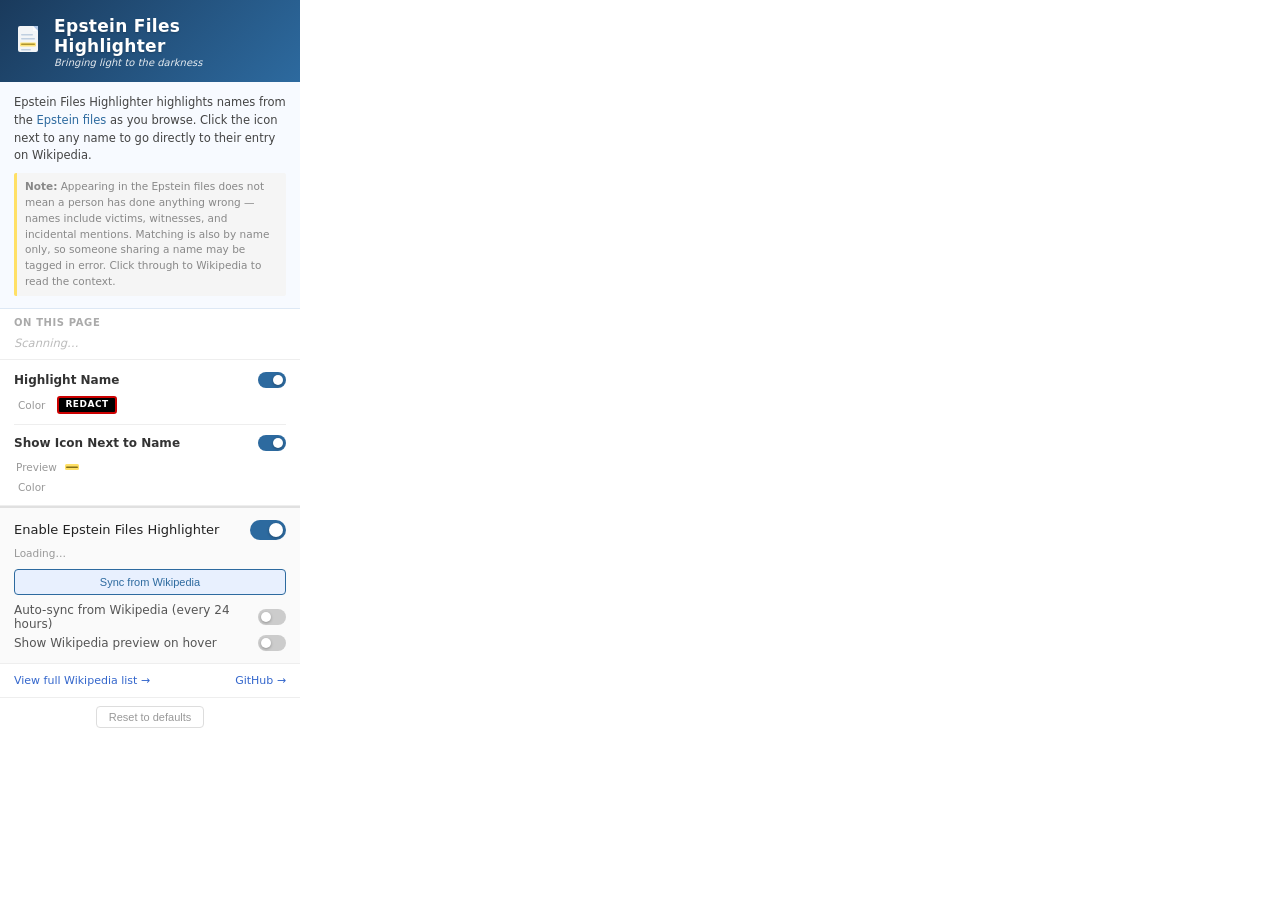
<file: popup/popup.html>
<!DOCTYPE html>
<html lang="en">
<head>
  <meta charset="UTF-8">
  <style>
    * { box-sizing: border-box; margin: 0; padding: 0; }

    body {
      width: 300px;
      font-family: system-ui, -apple-system, sans-serif;
      color: #222;
      background: #fff;
    }

    /* ── Header ── */
    .header {
      background: linear-gradient(135deg, #1a3a5c, #2d6a9f);
      padding: 16px 16px 14px;
      display: flex;
      align-items: center;
      gap: 10px;
    }
    .header .logo {
      flex-shrink: 0;
      display: flex;
      align-items: center;
    }
    .header-text h1 {
      font-size: 17px;
      font-weight: 700;
      color: #fff;
      text-shadow: 0 1px 2px rgba(0,0,0,0.2);
      letter-spacing: 0.3px;
    }
    .header-text .tagline {
      font-size: 10px;
      color: rgba(255,255,255,0.88);
      margin-top: 1px;
      font-style: italic;
    }

    /* ── About section ── */
    .about {
      padding: 12px 14px;
      background: #f7faff;
      border-bottom: 1px solid #dde8f5;
    }
    .about p {
      font-size: 11.5px;
      line-height: 1.55;
      color: #444;
    }
    .about .caveat {
      margin-top: 8px;
      font-size: 10.5px;
      color: #888;
      line-height: 1.5;
      padding: 6px 8px;
      background: #f5f5f5;
      border-left: 3px solid #ffe066;
      border-radius: 2px;
    }

    /* ── Controls ── */
    .controls {
      padding: 12px 14px;
      border-bottom: 1px solid #eee;
    }
    .toggle-row {
      display: flex;
      align-items: center;
      justify-content: space-between;
    }
    .toggle-row label {
      font-size: 13px;
      font-weight: 500;
      cursor: pointer;
    }

    /* Toggle switch */
    .switch {
      position: relative;
      width: 36px;
      height: 20px;
      flex-shrink: 0;
    }
    .switch input { opacity: 0; width: 0; height: 0; }
    .slider {
      position: absolute;
      inset: 0;
      background: #ccc;
      border-radius: 20px;
      cursor: pointer;
      transition: background 0.2s;
    }
    .slider:before {
      content: '';
      position: absolute;
      width: 14px;
      height: 14px;
      left: 3px;
      top: 3px;
      background: white;
      border-radius: 50%;
      transition: transform 0.2s;
      box-shadow: 0 1px 3px rgba(0,0,0,0.3);
    }
    input:checked + .slider { background: #2d6a9f; }
    input:checked + .slider:before { transform: translateX(16px); }

    .status {
      margin-top: 7px;
      font-size: 10.5px;
      color: #999;
    }
    .refresh-row {
      margin-top: 10px;
    }
    #refreshListBtn {
      font-size: 11px;
      color: #2d6a9f;
      background: #e8f0fe;
      border: 1px solid #2d6a9f;
      border-radius: 4px;
      padding: 6px 10px;
      cursor: pointer;
      width: 100%;
    }
    #refreshListBtn:hover { background: #d2e3fc; }
    #refreshListBtn:disabled { opacity: 0.6; cursor: not-allowed; }
    .sub-toggles {
      margin-top: 10px;
      padding-top: 10px;
      border-top: 1px solid #eee;
      display: flex;
      flex-direction: column;
      gap: 7px;
    }
    .sub-toggles.disabled {
      opacity: 0.4;
      pointer-events: none;
    }
    .toggle-row.sub label:first-child {
      font-size: 12px;
      font-weight: 400;
      color: #555;
    }
    .switch.small {
      width: 28px;
      height: 16px;
    }
    .switch.small .slider:before {
      width: 10px;
      height: 10px;
      left: 3px;
      top: 3px;
    }
    .switch.small input:checked + .slider:before {
      transform: translateX(12px);
    }

    /* ── Option sections ── */
    .option-header {
      display: flex;
      align-items: center;
      justify-content: space-between;
      gap: 8px;
    }
    .option-title {
      font-size: 12px;
      font-weight: 600;
      color: #333;
    }
    .option-body {
      margin-top: 8px;
      padding-left: 2px;
    }
    .icon-preview-row {
      display: flex;
      align-items: center;
      gap: 8px;
    }
    .icon-preview-label {
      font-size: 10.5px;
      color: #999;
    }
    #iconPreview {
      display: block;
    }
    .master-controls {
      border-top: 2px solid #e0e0e0;
      background: #fafafa;
    }

    /* ── Color pickers ── */
    .color-row {
      display: flex;
      align-items: center;
      gap: 6px;
      margin-top: 5px;
      padding-left: 2px;
    }
    .color-row label {
      font-size: 10.5px;
      color: #999;
      flex-shrink: 0;
    }
    .swatches {
      display: flex;
      gap: 5px;
      flex-wrap: wrap;
    }
    .swatch {
      width: 18px;
      height: 18px;
      border-radius: 3px;
      border: 2px solid transparent;
      cursor: pointer;
      transition: border-color 0.15s, transform 0.15s;
    }
    .swatch:hover { transform: scale(1.15); }
    .swatch.active { border-color: #333; }

    /* ── Redact chip ── */
    .redact-chip {
      height: 18px;
      padding: 0 6px;
      border-radius: 3px;
      border: 2px solid #cc0000;
      background: #000;
      cursor: pointer;
      display: flex;
      align-items: center;
      justify-content: center;
      flex-shrink: 0;
      transition: border-color 0.15s, transform 0.15s;
    }
    .redact-chip:hover { border-color: #ff4444; transform: scale(1.05); }
    .redact-chip.active { border-color: #ff4444; outline: 2px solid #333; outline-offset: 1px; }
    .redact-label {
      font-size: 9px;
      font-weight: 700;
      color: #ffffff;
      letter-spacing: 0.5px;
      text-transform: uppercase;
      line-height: 1;
    }

    /* ── Page hits ── */
    .page-hits {
      border-bottom: 1px solid #eee;
    }
    .page-hits-header {
      padding: 8px 14px 4px;
      font-size: 10px;
      font-weight: 600;
      text-transform: uppercase;
      letter-spacing: 0.6px;
      color: #aaa;
    }
    #hitsList {
      max-height: 180px;
      overflow-y: auto;
      padding: 0 14px 8px;
    }
    #hitsList .none {
      font-size: 11.5px;
      color: #bbb;
      font-style: italic;
    }
    .hit-row {
      display: flex;
      align-items: center;
      justify-content: space-between;
      padding: 4px 0;
      border-bottom: 1px solid #f5f5f5;
      gap: 8px;
    }
    .hit-row:last-child { border-bottom: none; }
    .hit-name {
      font-size: 12px;
      color: #333;
      text-decoration: none;
      flex: 1;
      white-space: nowrap;
      overflow: hidden;
      text-overflow: ellipsis;
    }
    .hit-name:hover { color: #2d6a9f; }
    .hit-badge {
      font-size: 10.5px;
      font-weight: 600;
      color: #fff;
      background: #ffe066;
      color: #333;
      border-radius: 10px;
      padding: 1px 7px;
      flex-shrink: 0;
    }

    /* ── Footer ── */
    .footer {
      padding: 10px 14px;
      display: flex;
      align-items: center;
      justify-content: space-between;
    }
    .footer a {
      font-size: 11px;
      color: #3366cc;
      text-decoration: none;
    }
    .footer a:hover { text-decoration: underline; }
    .footer .count {
      font-size: 10.5px;
      color: #bbb;
    }

    /* ── Reset ── */
    .reset-bar {
      padding: 8px 14px 10px;
      text-align: center;
      border-top: 1px solid #eee;
    }
    #resetBtn {
      font-size: 11px;
      color: #999;
      background: none;
      border: 1px solid #ddd;
      border-radius: 4px;
      padding: 4px 12px;
      cursor: pointer;
      transition: color 0.15s, border-color 0.15s;
    }
    #resetBtn:hover {
      color: #c00;
      border-color: #c00;
    }
  </style>
</head>
<body>

  <div class="header">
    <div class="logo">
      <svg width="28" height="32" viewBox="0 0 28 32" xmlns="http://www.w3.org/2000/svg">
        <!-- Document body -->
        <rect x="2" y="0" width="20" height="26" rx="2" ry="2" fill="white" opacity="0.95"/>
        <!-- Folded corner -->
        <polygon points="17,0 22,0 22,5" fill="#b0c8e8"/>
        <polygon points="17,0 17,5 22,5" fill="white" opacity="0.7"/>
        <!-- Text lines -->
        <rect x="5" y="8"  width="12" height="1.5" rx="0.75" fill="#c0cfe0"/>
        <rect x="5" y="12" width="14" height="1.5" rx="0.75" fill="#c0cfe0"/>
        <!-- Highlighted line (yellow marker) -->
        <rect x="4"  y="16.5" width="16" height="4" rx="1" fill="#ffe066" opacity="0.85"/>
        <rect x="5"  y="17.5" width="14" height="1.5" rx="0.75" fill="#7a6000" opacity="0.6"/>
        <!-- Text line below highlight -->
        <rect x="5" y="23" width="10" height="1.5" rx="0.75" fill="#c0cfe0"/>
      </svg>
    </div>
    <div class="header-text">
      <h1>Epstein Files Highlighter</h1>
      <div class="tagline">Bringing light to the darkness</div>
    </div>
  </div>

  <div class="about">
    <p>Epstein Files Highlighter highlights names from the <a href="https://en.wikipedia.org/wiki/List_of_people_named_in_the_Epstein_files" target="_blank" style="color:#2d6a9f;text-decoration:none;font-weight:500;">Epstein files</a> as you browse. Click the icon next to any name to go directly to their entry on Wikipedia.</p>
    <div class="caveat">
      <strong>Note:</strong> Appearing in the Epstein files does not mean a person has done anything wrong — names include victims, witnesses, and incidental mentions. Matching is also by name only, so someone sharing a name may be tagged in error. Click through to Wikipedia to read the context.
    </div>
  </div>

  <!-- Names found on this page -->
  <div class="page-hits" id="pageHits">
    <div class="page-hits-header">On this page</div>
    <div id="hitsList"><span class="none">Scanning…</span></div>
  </div>

  <!-- Display options -->
  <div class="controls" id="subToggles">

    <!-- Highlight name section -->
    <div class="option-header">
      <span class="option-title">Highlight Name</span>
      <label class="switch small">
        <input type="checkbox" id="showHighlight" checked>
        <span class="slider"></span>
      </label>
    </div>
    <div class="option-body" id="highlightBody">
      <div class="color-row">
        <label>Color</label>
        <div class="swatches" id="highlightSwatches"></div>
        <div class="redact-chip" id="redactRow" title="Black bar hides name — hover to reveal">
          <span class="redact-label">Redact</span>
        </div>
      </div>
    </div>

    <!-- Icon section -->
    <div class="option-header" style="margin-top:10px; padding-top:10px; border-top:1px solid #eee;">
      <span class="option-title">Show Icon Next to Name</span>
      <label class="switch small">
        <input type="checkbox" id="showIcon" checked>
        <span class="slider"></span>
      </label>
    </div>
    <div class="option-body" id="iconBody">
      <div class="icon-preview-row">
        <span class="icon-preview-label">Preview</span>
        <svg id="iconPreview" width="14" height="16" viewBox="0 0 14 16" xmlns="http://www.w3.org/2000/svg">
          <rect id="iconPreviewBand" x="0" y="5" width="14" height="6" rx="1.5" fill="#ffe066"/>
          <rect x="1" y="7.5" width="12" height="1.5" rx="0.75" fill="#5a4800" opacity="0.75"/>
        </svg>
      </div>
      <div class="color-row" style="margin-top:6px;">
        <label>Color</label>
        <div class="swatches" id="iconSwatches"></div>
      </div>
    </div>

  </div>

  <!-- Master toggle -->
  <div class="controls master-controls">
    <div class="toggle-row">
      <label for="enabled">Enable Epstein Files Highlighter</label>
      <label class="switch">
        <input type="checkbox" id="enabled" checked>
        <span class="slider"></span>
      </label>
    </div>
    <div class="status" id="status">Loading…</div>
    <div class="refresh-row">
      <button type="button" id="refreshListBtn">Sync from Wikipedia</button>
    </div>
    <div class="toggle-row sub" style="margin-top:8px;">
      <label for="autoSyncWiki">Auto-sync from Wikipedia (every 24 hours)</label>
      <label class="switch small">
        <input type="checkbox" id="autoSyncWiki">
        <span class="slider"></span>
      </label>
    </div>
    <div class="toggle-row sub" style="margin-top:4px;">
      <label for="showPreview">Show Wikipedia preview on hover</label>
      <label class="switch small">
        <input type="checkbox" id="showPreview">
        <span class="slider"></span>
      </label>
    </div>
  </div>

  <div class="footer">
    <a href="https://en.wikipedia.org/wiki/List_of_people_named_in_the_Epstein_files"
       target="_blank">View full Wikipedia list →</a>
    <a href="https://github.com/krismajean/epstein-files-highlighter"
       target="_blank">GitHub →</a>
  </div>

  <div class="reset-bar">
    <button id="resetBtn">Reset to defaults</button>
  </div>

  <script src="popup.js"></script>
</body>
</html>
</file>
